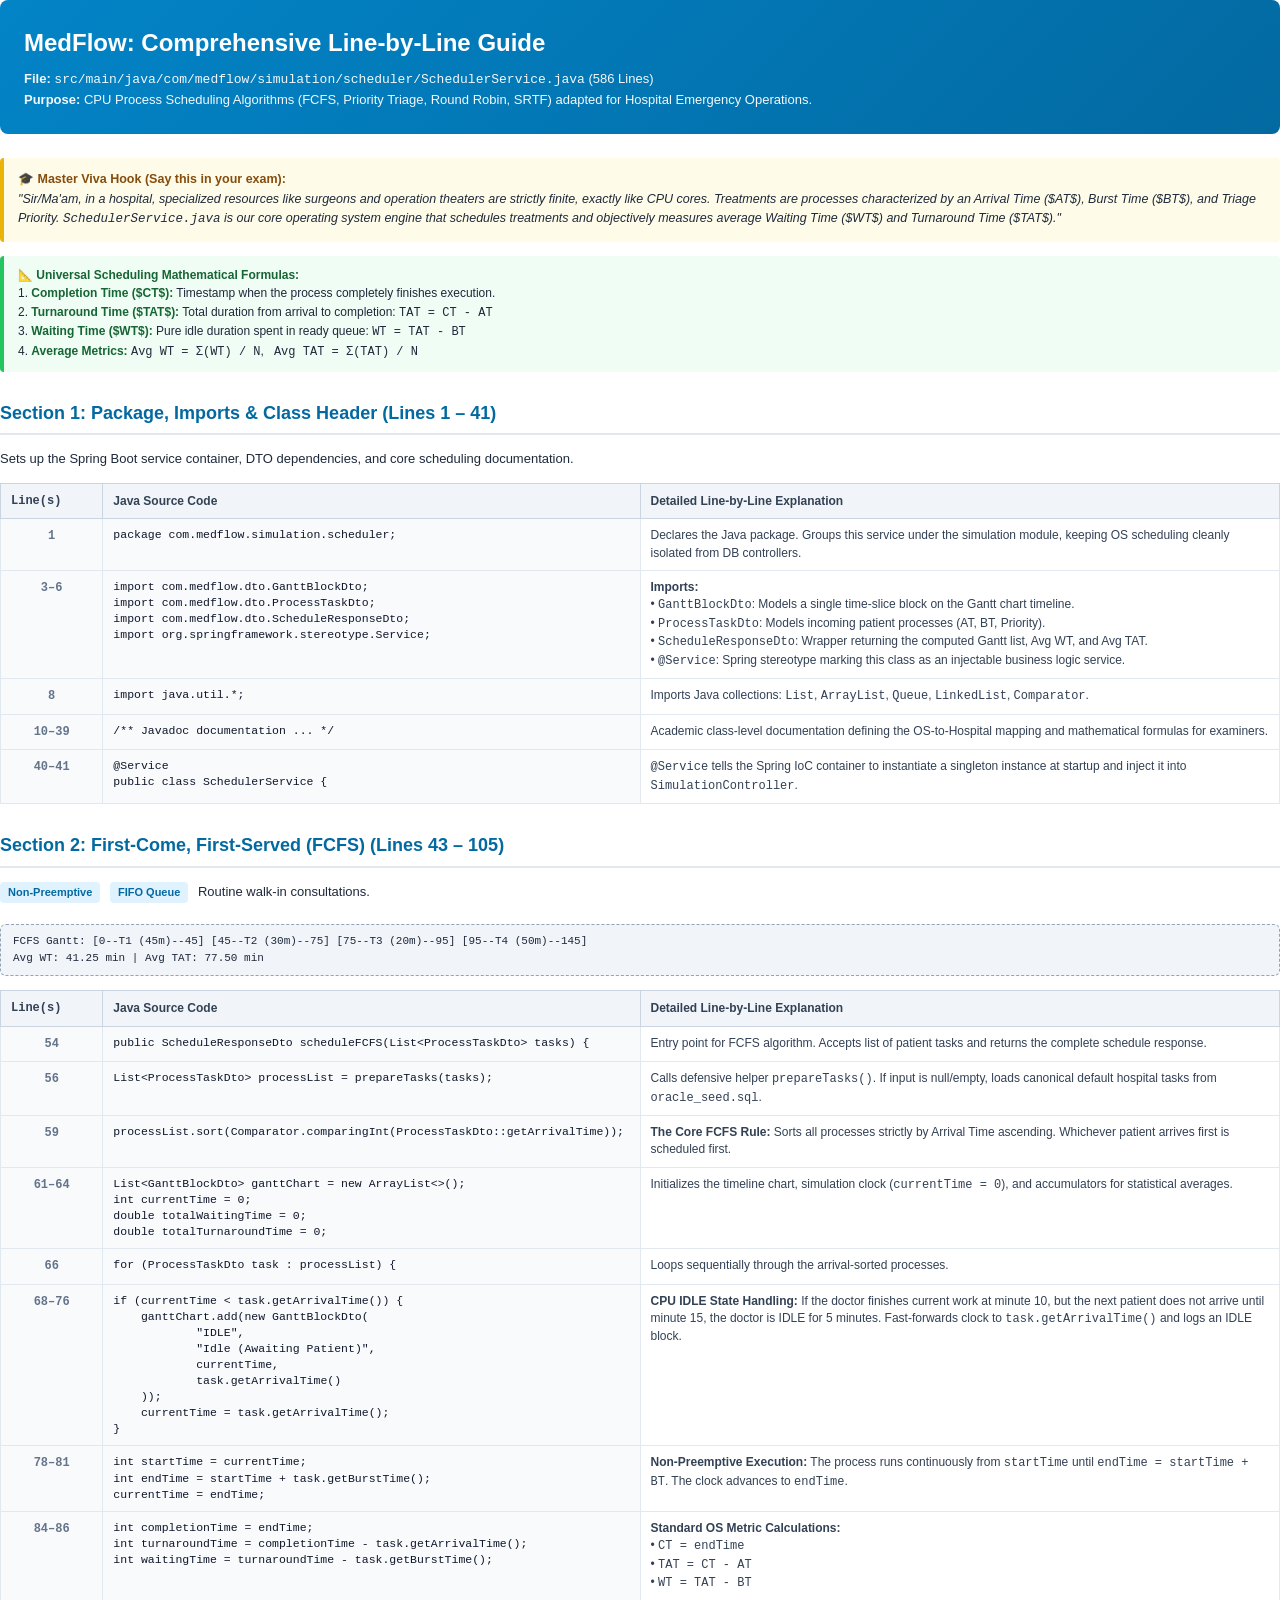
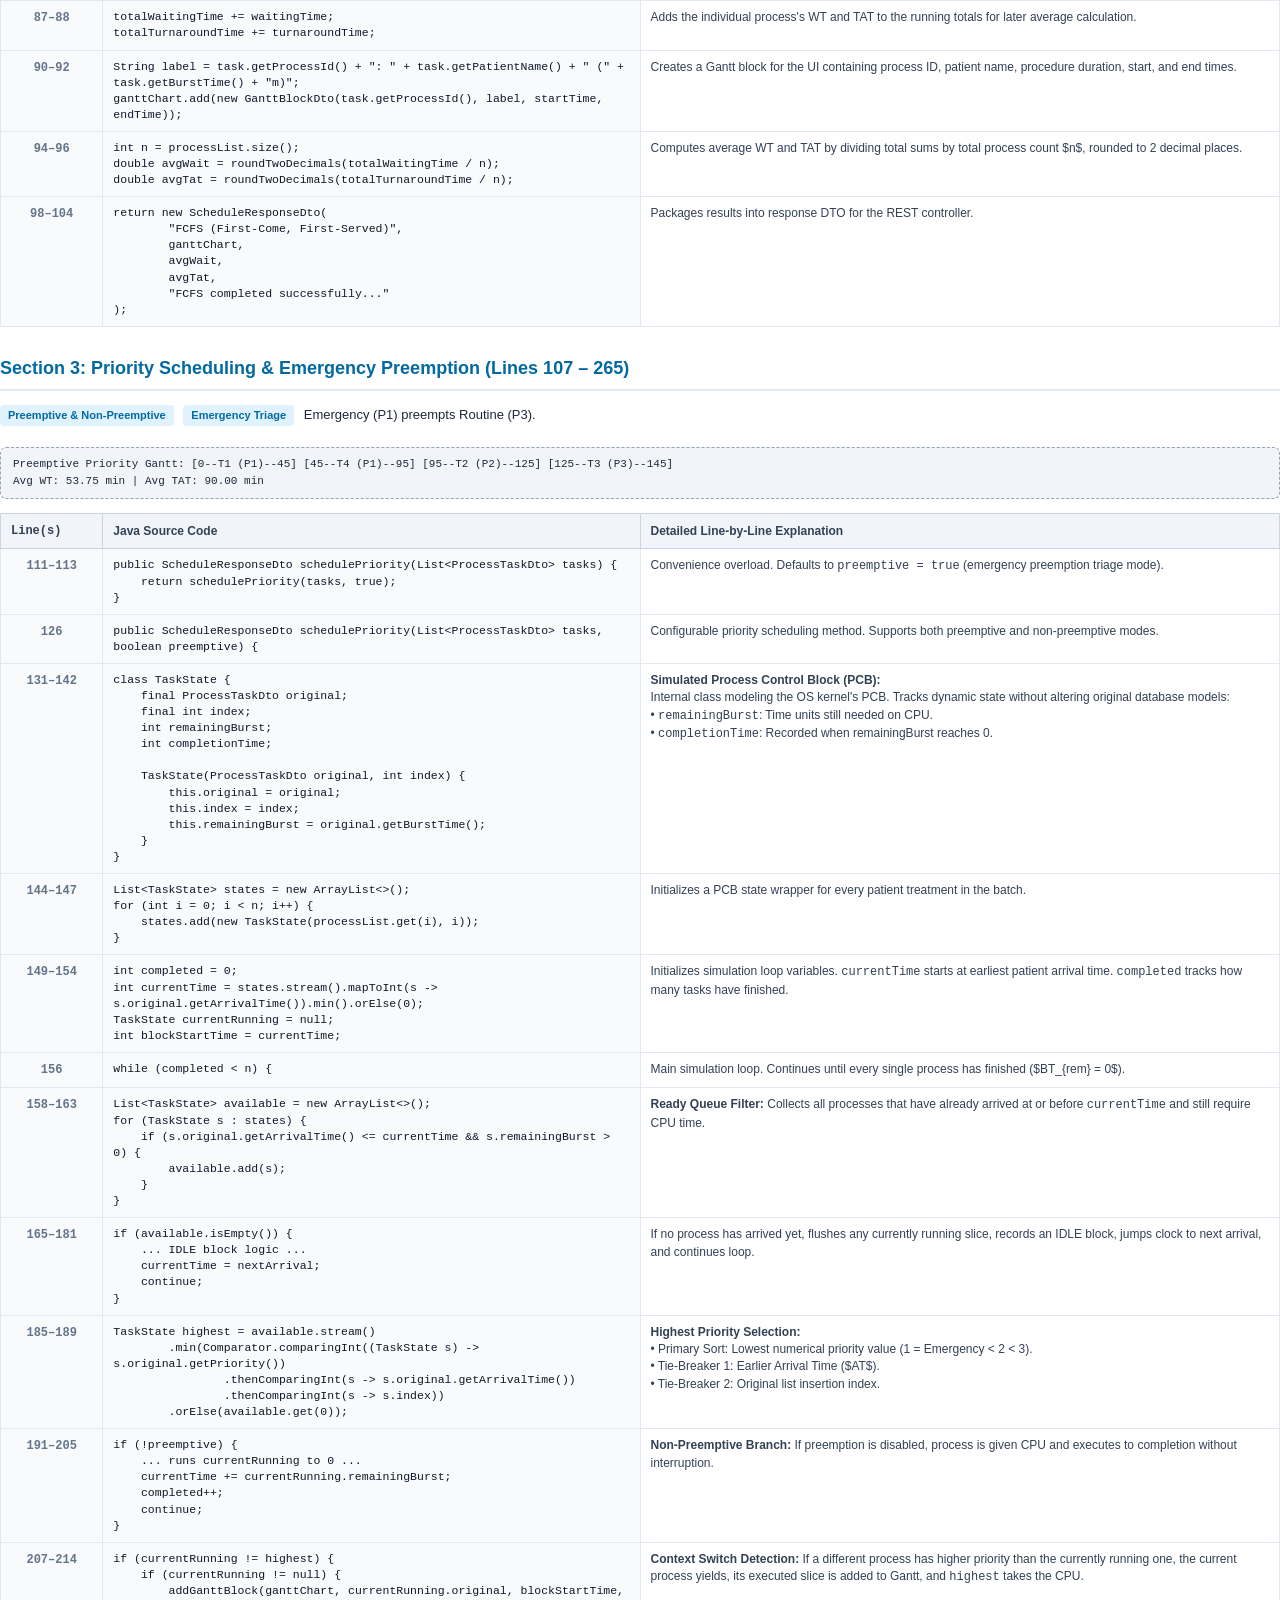
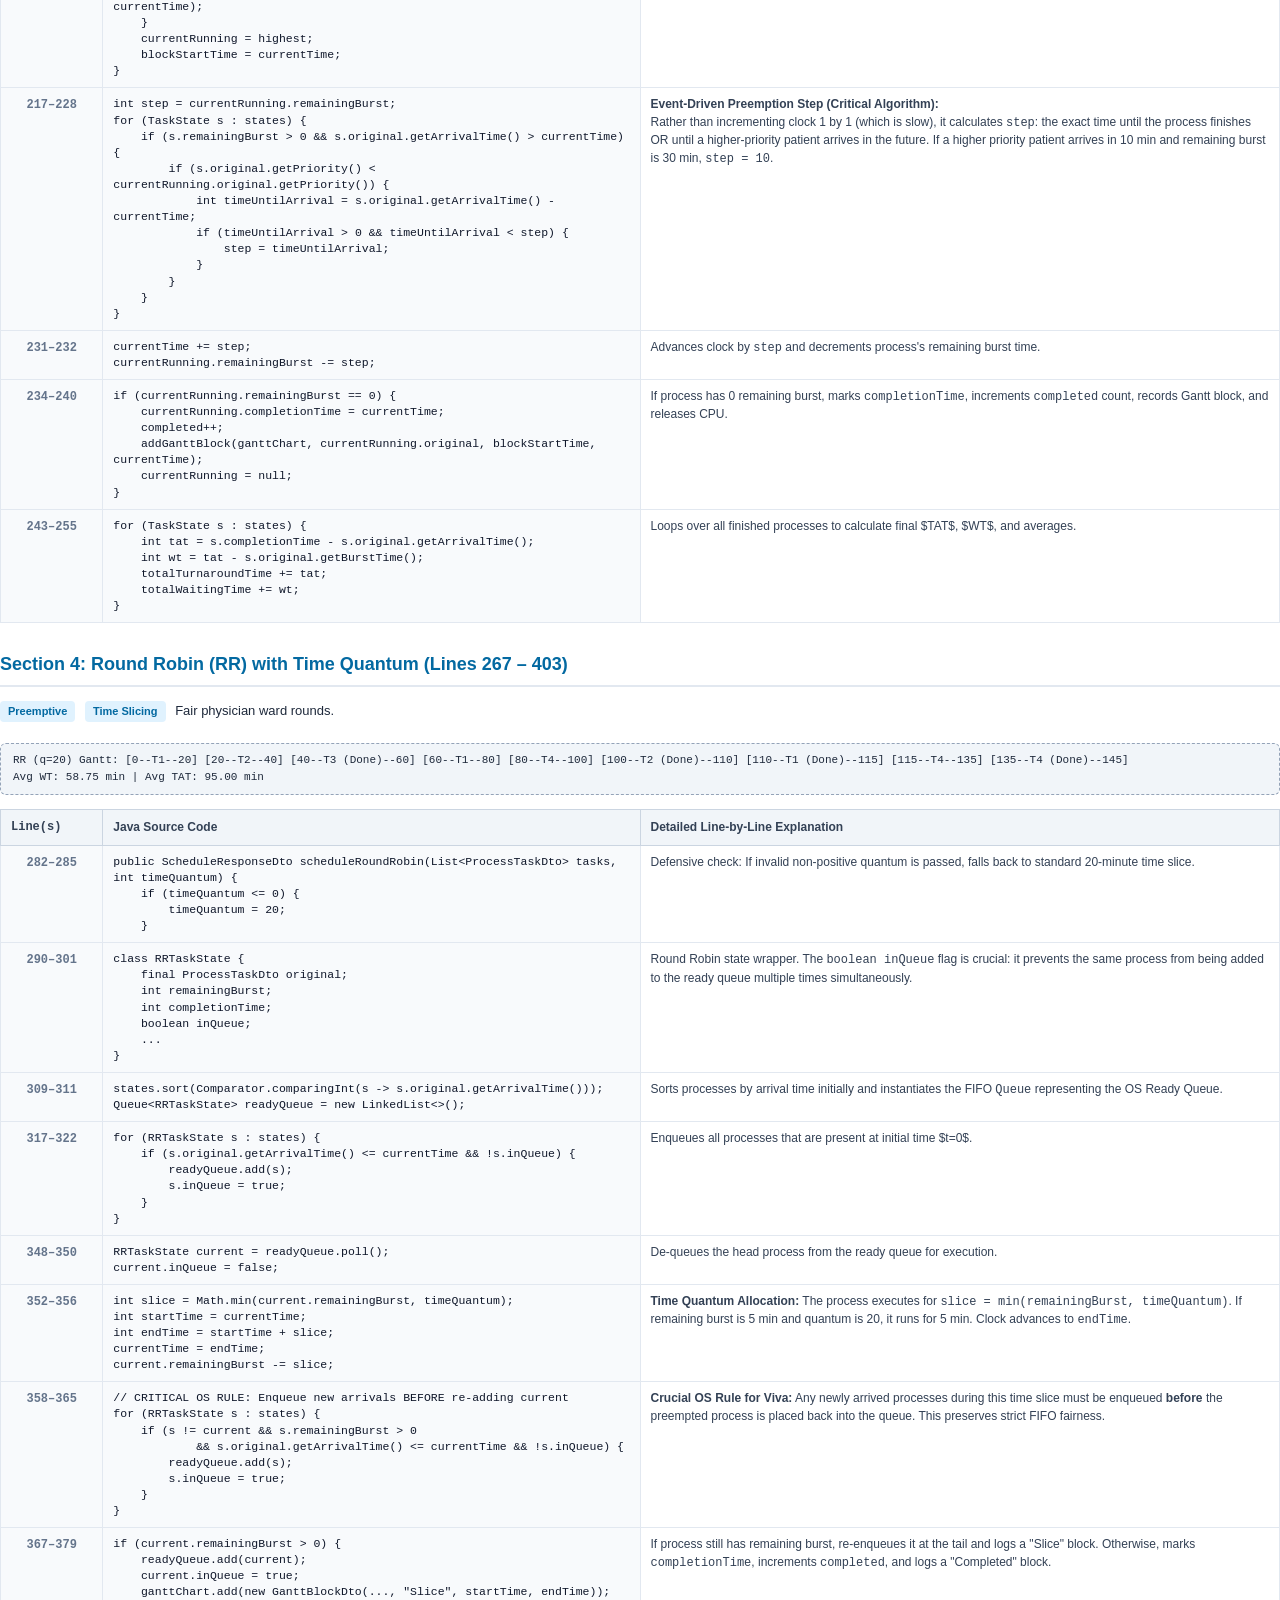
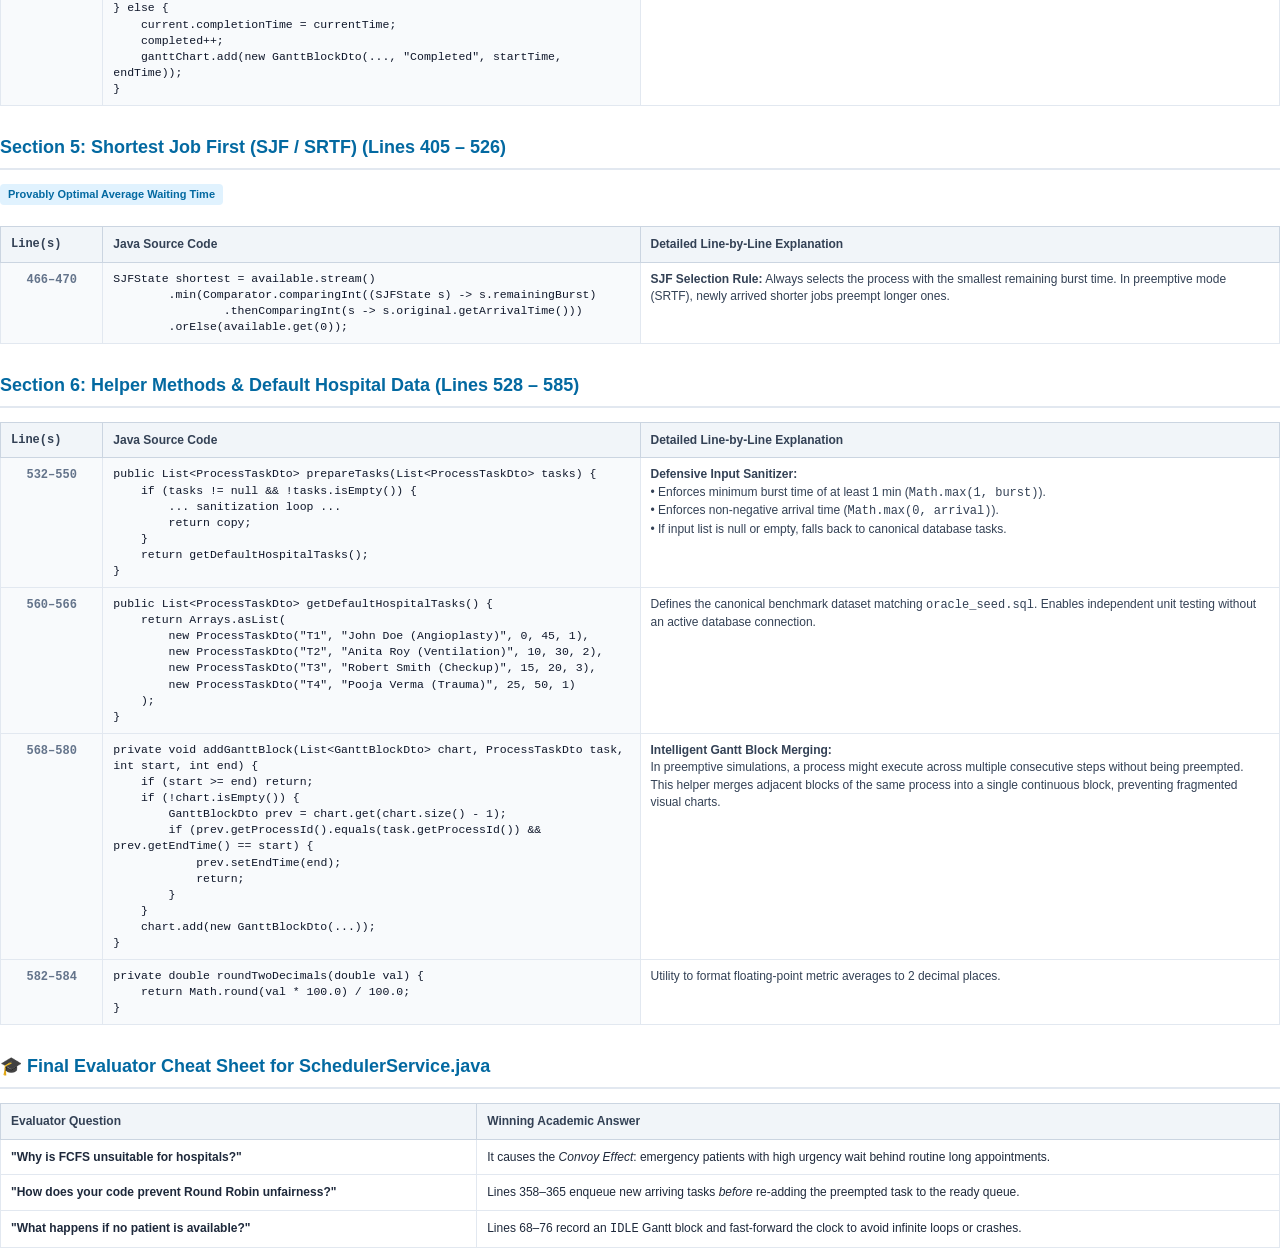
<file: SchedulerService_Guide.html>
<!DOCTYPE html>
<html lang="en">
<head>
    <meta charset="UTF-8">
    <title>MedFlow: SchedulerService.java Complete Line-by-Line Guide</title>
    <style>
        @page {
            size: A4;
            margin: 18mm 14mm 18mm 14mm;
            @bottom-right {
                content: counter(page);
            }
        }
        body {
            font-family: -apple-system, BlinkMacSystemFont, "Segoe UI", Roboto, Helvetica, Arial, sans-serif;
            line-height: 1.55;
            color: #1e293b;
            background-color: #ffffff;
            font-size: 13px;
            margin: 0;
            padding: 0;
        }
        .header-box {
            background: linear-gradient(135deg, #0284c7 0%, #0369a1 100%);
            color: #ffffff;
            padding: 24px;
            border-radius: 8px;
            margin-bottom: 24px;
        }
        .header-box h1 {
            margin: 0 0 8px 0;
            font-size: 24px;
            font-weight: 700;
        }
        .header-box p {
            margin: 0;
            font-size: 13px;
            opacity: 0.95;
        }
        h2 {
            color: #0369a1;
            border-bottom: 2px solid #e2e8f0;
            padding-bottom: 6px;
            margin-top: 28px;
            margin-bottom: 14px;
            font-size: 18px;
            page-break-after: avoid;
        }
        h3 {
            color: #0f172a;
            margin-top: 20px;
            margin-bottom: 8px;
            font-size: 15px;
            page-break-after: avoid;
        }
        .meta-badge {
            display: inline-block;
            background: #e0f2fe;
            color: #0369a1;
            font-weight: 600;
            padding: 2px 8px;
            border-radius: 4px;
            font-size: 11px;
            margin-right: 6px;
            margin-bottom: 8px;
        }
        .code-table {
            width: 100%;
            border-collapse: collapse;
            margin: 12px 0 20px 0;
            font-size: 12px;
            page-break-inside: auto;
        }
        .code-table tr {
            page-break-inside: avoid;
            page-break-after: auto;
        }
        .code-table th {
            background-color: #f1f5f9;
            color: #334155;
            font-weight: 600;
            text-align: left;
            padding: 8px 10px;
            border: 1px solid #cbd5e1;
            font-size: 12px;
        }
        .code-table td {
            padding: 8px 10px;
            border: 1px solid #e2e8f0;
            vertical-align: top;
        }
        .line-num {
            font-family: "Courier New", Courier, monospace;
            font-weight: bold;
            color: #64748b;
            width: 55px;
            text-align: center;
            background-color: #f8fafc;
        }
        .code-cell {
            font-family: Consolas, "Courier New", Courier, monospace;
            background-color: #f8fafc;
            color: #0f172a;
            white-space: pre-wrap;
            width: 42%;
            font-size: 11.5px;
            line-height: 1.4;
        }
        .expl-cell {
            color: #334155;
            width: 50%;
            line-height: 1.45;
        }
        .viva-box {
            background-color: #fefce8;
            border-left: 4px solid #eab308;
            padding: 12px 14px;
            border-radius: 4px;
            margin: 14px 0;
            font-size: 12.5px;
            page-break-inside: avoid;
        }
        .viva-box strong {
            color: #854d0e;
        }
        .formula-box {
            background-color: #f0fdf4;
            border-left: 4px solid #22c55e;
            padding: 10px 14px;
            border-radius: 4px;
            margin: 12px 0;
            font-size: 12px;
            page-break-inside: avoid;
        }
        .formula-box strong {
            color: #166534;
        }
        .gantt-preview {
            background-color: #f1f5f9;
            border: 1px dashed #94a3b8;
            padding: 8px 12px;
            border-radius: 6px;
            font-family: Consolas, monospace;
            font-size: 11px;
            margin: 8px 0 14px 0;
            overflow-x: auto;
        }
        .keyword { color: #0284c7; font-weight: bold; }
        .comment { color: #64748b; font-style: italic; }
        .string { color: #16a34a; }
        .number { color: #ea580c; }
        .page-break {
            page-break-before: always;
        }
    </style>
</head>
<body>

    <div class="header-box">
        <h1>MedFlow: Comprehensive Line-by-Line Guide</h1>
        <p><strong>File:</strong> <code>src/main/java/com/medflow/simulation/scheduler/SchedulerService.java</code> (586 Lines)</p>
        <p><strong>Purpose:</strong> CPU Process Scheduling Algorithms (FCFS, Priority Triage, Round Robin, SRTF) adapted for Hospital Emergency Operations.</p>
    </div>

    <div class="viva-box">
        <strong>🎓 Master Viva Hook (Say this in your exam):</strong><br>
        <em>"Sir/Ma'am, in a hospital, specialized resources like surgeons and operation theaters are strictly finite, exactly like CPU cores. Treatments are processes characterized by an Arrival Time ($AT$), Burst Time ($BT$), and Triage Priority. <code>SchedulerService.java</code> is our core operating system engine that schedules treatments and objectively measures average Waiting Time ($WT$) and Turnaround Time ($TAT$)."</em>
    </div>

    <div class="formula-box">
        <strong>📐 Universal Scheduling Mathematical Formulas:</strong><br>
        1. <strong>Completion Time ($CT$):</strong> Timestamp when the process completely finishes execution.<br>
        2. <strong>Turnaround Time ($TAT$):</strong> Total duration from arrival to completion: <code>TAT = CT - AT</code><br>
        3. <strong>Waiting Time ($WT$):</strong> Pure idle duration spent in ready queue: <code>WT = TAT - BT</code><br>
        4. <strong>Average Metrics:</strong> <code>Avg WT = &Sigma;(WT) / N</code>, &nbsp; <code>Avg TAT = &Sigma;(TAT) / N</code>
    </div>

    <!-- SECTION 1 -->
    <h2>Section 1: Package, Imports & Class Header (Lines 1 – 41)</h2>
    <p>Sets up the Spring Boot service container, DTO dependencies, and core scheduling documentation.</p>

    <table class="code-table">
        <thead>
            <tr>
                <th class="line-num">Line(s)</th>
                <th>Java Source Code</th>
                <th>Detailed Line-by-Line Explanation</th>
            </tr>
        </thead>
        <tbody>
            <tr>
                <td class="line-num">1</td>
                <td class="code-cell">package com.medflow.simulation.scheduler;</td>
                <td class="expl-cell">Declares the Java package. Groups this service under the simulation module, keeping OS scheduling cleanly isolated from DB controllers.</td>
            </tr>
            <tr>
                <td class="line-num">3–6</td>
                <td class="code-cell">import com.medflow.dto.GanttBlockDto;
import com.medflow.dto.ProcessTaskDto;
import com.medflow.dto.ScheduleResponseDto;
import org.springframework.stereotype.Service;</td>
                <td class="expl-cell">
                    <strong>Imports:</strong><br>
                    &bull; <code>GanttBlockDto</code>: Models a single time-slice block on the Gantt chart timeline.<br>
                    &bull; <code>ProcessTaskDto</code>: Models incoming patient processes (AT, BT, Priority).<br>
                    &bull; <code>ScheduleResponseDto</code>: Wrapper returning the computed Gantt list, Avg WT, and Avg TAT.<br>
                    &bull; <code>@Service</code>: Spring stereotype marking this class as an injectable business logic service.
                </td>
            </tr>
            <tr>
                <td class="line-num">8</td>
                <td class="code-cell">import java.util.*;</td>
                <td class="expl-cell">Imports Java collections: <code>List</code>, <code>ArrayList</code>, <code>Queue</code>, <code>LinkedList</code>, <code>Comparator</code>.</td>
            </tr>
            <tr>
                <td class="line-num">10–39</td>
                <td class="code-cell">/** Javadoc documentation ... */</td>
                <td class="expl-cell">Academic class-level documentation defining the OS-to-Hospital mapping and mathematical formulas for examiners.</td>
            </tr>
            <tr>
                <td class="line-num">40–41</td>
                <td class="code-cell">@Service
public class SchedulerService {</td>
                <td class="expl-cell">
                    <code>@Service</code> tells the Spring IoC container to instantiate a singleton instance at startup and inject it into <code>SimulationController</code>.
                </td>
            </tr>
        </tbody>
    </table>

    <!-- SECTION 2 -->
    <h2>Section 2: First-Come, First-Served (FCFS) (Lines 43 – 105)</h2>
    <p><span class="meta-badge">Non-Preemptive</span> <span class="meta-badge">FIFO Queue</span> Routine walk-in consultations.</p>

    <div class="gantt-preview">
        FCFS Gantt: [0--T1 (45m)--45] [45--T2 (30m)--75] [75--T3 (20m)--95] [95--T4 (50m)--145]<br>
        Avg WT: 41.25 min | Avg TAT: 77.50 min
    </div>

    <table class="code-table">
        <thead>
            <tr>
                <th class="line-num">Line(s)</th>
                <th>Java Source Code</th>
                <th>Detailed Line-by-Line Explanation</th>
            </tr>
        </thead>
        <tbody>
            <tr>
                <td class="line-num">54</td>
                <td class="code-cell">public ScheduleResponseDto scheduleFCFS(List&lt;ProcessTaskDto&gt; tasks) {</td>
                <td class="expl-cell">Entry point for FCFS algorithm. Accepts list of patient tasks and returns the complete schedule response.</td>
            </tr>
            <tr>
                <td class="line-num">56</td>
                <td class="code-cell">List&lt;ProcessTaskDto&gt; processList = prepareTasks(tasks);</td>
                <td class="expl-cell">Calls defensive helper <code>prepareTasks()</code>. If input is null/empty, loads canonical default hospital tasks from <code>oracle_seed.sql</code>.</td>
            </tr>
            <tr>
                <td class="line-num">59</td>
                <td class="code-cell">processList.sort(Comparator.comparingInt(ProcessTaskDto::getArrivalTime));</td>
                <td class="expl-cell"><strong>The Core FCFS Rule:</strong> Sorts all processes strictly by Arrival Time ascending. Whichever patient arrives first is scheduled first.</td>
            </tr>
            <tr>
                <td class="line-num">61–64</td>
                <td class="code-cell">List&lt;GanttBlockDto&gt; ganttChart = new ArrayList&lt;&gt;();
int currentTime = 0;
double totalWaitingTime = 0;
double totalTurnaroundTime = 0;</td>
                <td class="expl-cell">Initializes the timeline chart, simulation clock (<code>currentTime = 0</code>), and accumulators for statistical averages.</td>
            </tr>
            <tr>
                <td class="line-num">66</td>
                <td class="code-cell">for (ProcessTaskDto task : processList) {</td>
                <td class="expl-cell">Loops sequentially through the arrival-sorted processes.</td>
            </tr>
            <tr>
                <td class="line-num">68–76</td>
                <td class="code-cell">if (currentTime &lt; task.getArrivalTime()) {
    ganttChart.add(new GanttBlockDto(
            "IDLE",
            "Idle (Awaiting Patient)",
            currentTime,
            task.getArrivalTime()
    ));
    currentTime = task.getArrivalTime();
}</td>
                <td class="expl-cell">
                    <strong>CPU IDLE State Handling:</strong> If the doctor finishes current work at minute 10, but the next patient does not arrive until minute 15, the doctor is IDLE for 5 minutes. Fast-forwards clock to <code>task.getArrivalTime()</code> and logs an IDLE block.
                </td>
            </tr>
            <tr>
                <td class="line-num">78–81</td>
                <td class="code-cell">int startTime = currentTime;
int endTime = startTime + task.getBurstTime();
currentTime = endTime;</td>
                <td class="expl-cell"><strong>Non-Preemptive Execution:</strong> The process runs continuously from <code>startTime</code> until <code>endTime = startTime + BT</code>. The clock advances to <code>endTime</code>.</td>
            </tr>
            <tr>
                <td class="line-num">84–86</td>
                <td class="code-cell">int completionTime = endTime;
int turnaroundTime = completionTime - task.getArrivalTime();
int waitingTime = turnaroundTime - task.getBurstTime();</td>
                <td class="expl-cell">
                    <strong>Standard OS Metric Calculations:</strong><br>
                    &bull; <code>CT = endTime</code><br>
                    &bull; <code>TAT = CT - AT</code><br>
                    &bull; <code>WT = TAT - BT</code>
                </td>
            </tr>
            <tr>
                <td class="line-num">87–88</td>
                <td class="code-cell">totalWaitingTime += waitingTime;
totalTurnaroundTime += turnaroundTime;</td>
                <td class="expl-cell">Adds the individual process's WT and TAT to the running totals for later average calculation.</td>
            </tr>
            <tr>
                <td class="line-num">90–92</td>
                <td class="code-cell">String label = task.getProcessId() + ": " + task.getPatientName() + " (" + task.getBurstTime() + "m)";
ganttChart.add(new GanttBlockDto(task.getProcessId(), label, startTime, endTime));</td>
                <td class="expl-cell">Creates a Gantt block for the UI containing process ID, patient name, procedure duration, start, and end times.</td>
            </tr>
            <tr>
                <td class="line-num">94–96</td>
                <td class="code-cell">int n = processList.size();
double avgWait = roundTwoDecimals(totalWaitingTime / n);
double avgTat = roundTwoDecimals(totalTurnaroundTime / n);</td>
                <td class="expl-cell">Computes average WT and TAT by dividing total sums by total process count $n$, rounded to 2 decimal places.</td>
            </tr>
            <tr>
                <td class="line-num">98–104</td>
                <td class="code-cell">return new ScheduleResponseDto(
        "FCFS (First-Come, First-Served)",
        ganttChart,
        avgWait,
        avgTat,
        "FCFS completed successfully..."
);</td>
                <td class="expl-cell">Packages results into response DTO for the REST controller.</td>
            </tr>
        </tbody>
    </table>

    <div class="page-break"></div>

    <!-- SECTION 3 -->
    <h2>Section 3: Priority Scheduling & Emergency Preemption (Lines 107 – 265)</h2>
    <p><span class="meta-badge">Preemptive & Non-Preemptive</span> <span class="meta-badge">Emergency Triage</span> Emergency (P1) preempts Routine (P3).</p>

    <div class="gantt-preview">
        Preemptive Priority Gantt: [0--T1 (P1)--45] [45--T4 (P1)--95] [95--T2 (P2)--125] [125--T3 (P3)--145]<br>
        Avg WT: 53.75 min | Avg TAT: 90.00 min
    </div>

    <table class="code-table">
        <thead>
            <tr>
                <th class="line-num">Line(s)</th>
                <th>Java Source Code</th>
                <th>Detailed Line-by-Line Explanation</th>
            </tr>
        </thead>
        <tbody>
            <tr>
                <td class="line-num">111–113</td>
                <td class="code-cell">public ScheduleResponseDto schedulePriority(List&lt;ProcessTaskDto&gt; tasks) {
    return schedulePriority(tasks, true);
}</td>
                <td class="expl-cell">Convenience overload. Defaults to <code>preemptive = true</code> (emergency preemption triage mode).</td>
            </tr>
            <tr>
                <td class="line-num">126</td>
                <td class="code-cell">public ScheduleResponseDto schedulePriority(List&lt;ProcessTaskDto&gt; tasks, boolean preemptive) {</td>
                <td class="expl-cell">Configurable priority scheduling method. Supports both preemptive and non-preemptive modes.</td>
            </tr>
            <tr>
                <td class="line-num">131–142</td>
                <td class="code-cell">class TaskState {
    final ProcessTaskDto original;
    final int index;
    int remainingBurst;
    int completionTime;

    TaskState(ProcessTaskDto original, int index) {
        this.original = original;
        this.index = index;
        this.remainingBurst = original.getBurstTime();
    }
}</td>
                <td class="expl-cell">
                    <strong>Simulated Process Control Block (PCB):</strong><br>
                    Internal class modeling the OS kernel's PCB. Tracks dynamic state without altering original database models:<br>
                    &bull; <code>remainingBurst</code>: Time units still needed on CPU.<br>
                    &bull; <code>completionTime</code>: Recorded when remainingBurst reaches 0.
                </td>
            </tr>
            <tr>
                <td class="line-num">144–147</td>
                <td class="code-cell">List&lt;TaskState&gt; states = new ArrayList&lt;&gt;();
for (int i = 0; i &lt; n; i++) {
    states.add(new TaskState(processList.get(i), i));
}</td>
                <td class="expl-cell">Initializes a PCB state wrapper for every patient treatment in the batch.</td>
            </tr>
            <tr>
                <td class="line-num">149–154</td>
                <td class="code-cell">int completed = 0;
int currentTime = states.stream().mapToInt(s -> s.original.getArrivalTime()).min().orElse(0);
TaskState currentRunning = null;
int blockStartTime = currentTime;</td>
                <td class="expl-cell">Initializes simulation loop variables. <code>currentTime</code> starts at earliest patient arrival time. <code>completed</code> tracks how many tasks have finished.</td>
            </tr>
            <tr>
                <td class="line-num">156</td>
                <td class="code-cell">while (completed &lt; n) {</td>
                <td class="expl-cell">Main simulation loop. Continues until every single process has finished ($BT_{rem} = 0$).</td>
            </tr>
            <tr>
                <td class="line-num">158–163</td>
                <td class="code-cell">List&lt;TaskState&gt; available = new ArrayList&lt;&gt;();
for (TaskState s : states) {
    if (s.original.getArrivalTime() &lt;= currentTime &amp;&amp; s.remainingBurst &gt; 0) {
        available.add(s);
    }
}</td>
                <td class="expl-cell"><strong>Ready Queue Filter:</strong> Collects all processes that have already arrived at or before <code>currentTime</code> and still require CPU time.</td>
            </tr>
            <tr>
                <td class="line-num">165–181</td>
                <td class="code-cell">if (available.isEmpty()) {
    ... IDLE block logic ...
    currentTime = nextArrival;
    continue;
}</td>
                <td class="expl-cell">If no process has arrived yet, flushes any currently running slice, records an IDLE block, jumps clock to next arrival, and continues loop.</td>
            </tr>
            <tr>
                <td class="line-num">185–189</td>
                <td class="code-cell">TaskState highest = available.stream()
        .min(Comparator.comparingInt((TaskState s) -> s.original.getPriority())
                .thenComparingInt(s -> s.original.getArrivalTime())
                .thenComparingInt(s -> s.index))
        .orElse(available.get(0));</td>
                <td class="expl-cell">
                    <strong>Highest Priority Selection:</strong><br>
                    &bull; Primary Sort: Lowest numerical priority value (1 = Emergency &lt; 2 &lt; 3).<br>
                    &bull; Tie-Breaker 1: Earlier Arrival Time ($AT$).<br>
                    &bull; Tie-Breaker 2: Original list insertion index.
                </td>
            </tr>
            <tr>
                <td class="line-num">191–205</td>
                <td class="code-cell">if (!preemptive) {
    ... runs currentRunning to 0 ...
    currentTime += currentRunning.remainingBurst;
    completed++;
    continue;
}</td>
                <td class="expl-cell"><strong>Non-Preemptive Branch:</strong> If preemption is disabled, process is given CPU and executes to completion without interruption.</td>
            </tr>
            <tr>
                <td class="line-num">207–214</td>
                <td class="code-cell">if (currentRunning != highest) {
    if (currentRunning != null) {
        addGanttBlock(ganttChart, currentRunning.original, blockStartTime, currentTime);
    }
    currentRunning = highest;
    blockStartTime = currentTime;
}</td>
                <td class="expl-cell"><strong>Context Switch Detection:</strong> If a different process has higher priority than the currently running one, the current process yields, its executed slice is added to Gantt, and <code>highest</code> takes the CPU.</td>
            </tr>
            <tr>
                <td class="line-num">217–228</td>
                <td class="code-cell">int step = currentRunning.remainingBurst;
for (TaskState s : states) {
    if (s.remainingBurst &gt; 0 &amp;&amp; s.original.getArrivalTime() &gt; currentTime) {
        if (s.original.getPriority() &lt; currentRunning.original.getPriority()) {
            int timeUntilArrival = s.original.getArrivalTime() - currentTime;
            if (timeUntilArrival &gt; 0 &amp;&amp; timeUntilArrival &lt; step) {
                step = timeUntilArrival;
            }
        }
    }
}</td>
                <td class="expl-cell">
                    <strong>Event-Driven Preemption Step (Critical Algorithm):</strong><br>
                    Rather than incrementing clock 1 by 1 (which is slow), it calculates <code>step</code>: the exact time until the process finishes OR until a higher-priority patient arrives in the future. If a higher priority patient arrives in 10 min and remaining burst is 30 min, <code>step = 10</code>.
                </td>
            </tr>
            <tr>
                <td class="line-num">231–232</td>
                <td class="code-cell">currentTime += step;
currentRunning.remainingBurst -= step;</td>
                <td class="expl-cell">Advances clock by <code>step</code> and decrements process's remaining burst time.</td>
            </tr>
            <tr>
                <td class="line-num">234–240</td>
                <td class="code-cell">if (currentRunning.remainingBurst == 0) {
    currentRunning.completionTime = currentTime;
    completed++;
    addGanttBlock(ganttChart, currentRunning.original, blockStartTime, currentTime);
    currentRunning = null;
}</td>
                <td class="expl-cell">If process has 0 remaining burst, marks <code>completionTime</code>, increments <code>completed</code> count, records Gantt block, and releases CPU.</td>
            </tr>
            <tr>
                <td class="line-num">243–255</td>
                <td class="code-cell">for (TaskState s : states) {
    int tat = s.completionTime - s.original.getArrivalTime();
    int wt = tat - s.original.getBurstTime();
    totalTurnaroundTime += tat;
    totalWaitingTime += wt;
}</td>
                <td class="expl-cell">Loops over all finished processes to calculate final $TAT$, $WT$, and averages.</td>
            </tr>
        </tbody>
    </table>

    <div class="page-break"></div>

    <!-- SECTION 4 -->
    <h2>Section 4: Round Robin (RR) with Time Quantum (Lines 267 – 403)</h2>
    <p><span class="meta-badge">Preemptive</span> <span class="meta-badge">Time Slicing</span> Fair physician ward rounds.</p>

    <div class="gantt-preview">
        RR (q=20) Gantt: [0--T1--20] [20--T2--40] [40--T3 (Done)--60] [60--T1--80] [80--T4--100] [100--T2 (Done)--110] [110--T1 (Done)--115] [115--T4--135] [135--T4 (Done)--145]<br>
        Avg WT: 58.75 min | Avg TAT: 95.00 min
    </div>

    <table class="code-table">
        <thead>
            <tr>
                <th class="line-num">Line(s)</th>
                <th>Java Source Code</th>
                <th>Detailed Line-by-Line Explanation</th>
            </tr>
        </thead>
        <tbody>
            <tr>
                <td class="line-num">282–285</td>
                <td class="code-cell">public ScheduleResponseDto scheduleRoundRobin(List&lt;ProcessTaskDto&gt; tasks, int timeQuantum) {
    if (timeQuantum &lt;= 0) {
        timeQuantum = 20;
    }</td>
                <td class="expl-cell">Defensive check: If invalid non-positive quantum is passed, falls back to standard 20-minute time slice.</td>
            </tr>
            <tr>
                <td class="line-num">290–301</td>
                <td class="code-cell">class RRTaskState {
    final ProcessTaskDto original;
    int remainingBurst;
    int completionTime;
    boolean inQueue;
    ...
}</td>
                <td class="expl-cell">
                    Round Robin state wrapper. The <code>boolean inQueue</code> flag is crucial: it prevents the same process from being added to the ready queue multiple times simultaneously.
                </td>
            </tr>
            <tr>
                <td class="line-num">309–311</td>
                <td class="code-cell">states.sort(Comparator.comparingInt(s -> s.original.getArrivalTime()));
Queue&lt;RRTaskState&gt; readyQueue = new LinkedList&lt;&gt;();</td>
                <td class="expl-cell">Sorts processes by arrival time initially and instantiates the FIFO <code>Queue</code> representing the OS Ready Queue.</td>
            </tr>
            <tr>
                <td class="line-num">317–322</td>
                <td class="code-cell">for (RRTaskState s : states) {
    if (s.original.getArrivalTime() &lt;= currentTime &amp;&amp; !s.inQueue) {
        readyQueue.add(s);
        s.inQueue = true;
    }
}</td>
                <td class="expl-cell">Enqueues all processes that are present at initial time $t=0$.</td>
            </tr>
            <tr>
                <td class="line-num">348–350</td>
                <td class="code-cell">RRTaskState current = readyQueue.poll();
current.inQueue = false;</td>
                <td class="expl-cell">De-queues the head process from the ready queue for execution.</td>
            </tr>
            <tr>
                <td class="line-num">352–356</td>
                <td class="code-cell">int slice = Math.min(current.remainingBurst, timeQuantum);
int startTime = currentTime;
int endTime = startTime + slice;
currentTime = endTime;
current.remainingBurst -= slice;</td>
                <td class="expl-cell">
                    <strong>Time Quantum Allocation:</strong> The process executes for <code>slice = min(remainingBurst, timeQuantum)</code>. If remaining burst is 5 min and quantum is 20, it runs for 5 min. Clock advances to <code>endTime</code>.
                </td>
            </tr>
            <tr>
                <td class="line-num">358–365</td>
                <td class="code-cell">// CRITICAL OS RULE: Enqueue new arrivals BEFORE re-adding current
for (RRTaskState s : states) {
    if (s != current &amp;&amp; s.remainingBurst &gt; 0 
            &amp;&amp; s.original.getArrivalTime() &lt;= currentTime &amp;&amp; !s.inQueue) {
        readyQueue.add(s);
        s.inQueue = true;
    }
}</td>
                <td class="expl-cell">
                    <strong>Crucial OS Rule for Viva:</strong> Any newly arrived processes during this time slice must be enqueued <strong>before</strong> the preempted process is placed back into the queue. This preserves strict FIFO fairness.
                </td>
            </tr>
            <tr>
                <td class="line-num">367–379</td>
                <td class="code-cell">if (current.remainingBurst &gt; 0) {
    readyQueue.add(current);
    current.inQueue = true;
    ganttChart.add(new GanttBlockDto(..., "Slice", startTime, endTime));
} else {
    current.completionTime = currentTime;
    completed++;
    ganttChart.add(new GanttBlockDto(..., "Completed", startTime, endTime));
}</td>
                <td class="expl-cell">
                    If process still has remaining burst, re-enqueues it at the tail and logs a "Slice" block. Otherwise, marks <code>completionTime</code>, increments <code>completed</code>, and logs a "Completed" block.
                </td>
            </tr>
        </tbody>
    </table>

    <!-- SECTION 5 -->
    <h2>Section 5: Shortest Job First (SJF / SRTF) (Lines 405 – 526)</h2>
    <p><span class="meta-badge">Provably Optimal Average Waiting Time</span></p>

    <table class="code-table">
        <thead>
            <tr>
                <th class="line-num">Line(s)</th>
                <th>Java Source Code</th>
                <th>Detailed Line-by-Line Explanation</th>
            </tr>
        </thead>
        <tbody>
            <tr>
                <td class="line-num">466–470</td>
                <td class="code-cell">SJFState shortest = available.stream()
        .min(Comparator.comparingInt((SJFState s) -> s.remainingBurst)
                .thenComparingInt(s -> s.original.getArrivalTime()))
        .orElse(available.get(0));</td>
                <td class="expl-cell"><strong>SJF Selection Rule:</strong> Always selects the process with the smallest remaining burst time. In preemptive mode (SRTF), newly arrived shorter jobs preempt longer ones.</td>
            </tr>
        </tbody>
    </table>

    <div class="page-break"></div>

    <!-- SECTION 6 -->
    <h2>Section 6: Helper Methods & Default Hospital Data (Lines 528 – 585)</h2>

    <table class="code-table">
        <thead>
            <tr>
                <th class="line-num">Line(s)</th>
                <th>Java Source Code</th>
                <th>Detailed Line-by-Line Explanation</th>
            </tr>
        </thead>
        <tbody>
            <tr>
                <td class="line-num">532–550</td>
                <td class="code-cell">public List&lt;ProcessTaskDto&gt; prepareTasks(List&lt;ProcessTaskDto&gt; tasks) {
    if (tasks != null &amp;&amp; !tasks.isEmpty()) {
        ... sanitization loop ...
        return copy;
    }
    return getDefaultHospitalTasks();
}</td>
                <td class="expl-cell">
                    <strong>Defensive Input Sanitizer:</strong><br>
                    &bull; Enforces minimum burst time of at least 1 min (<code>Math.max(1, burst)</code>).<br>
                    &bull; Enforces non-negative arrival time (<code>Math.max(0, arrival)</code>).<br>
                    &bull; If input list is null or empty, falls back to canonical database tasks.
                </td>
            </tr>
            <tr>
                <td class="line-num">560–566</td>
                <td class="code-cell">public List&lt;ProcessTaskDto&gt; getDefaultHospitalTasks() {
    return Arrays.asList(
        new ProcessTaskDto("T1", "John Doe (Angioplasty)", 0, 45, 1),
        new ProcessTaskDto("T2", "Anita Roy (Ventilation)", 10, 30, 2),
        new ProcessTaskDto("T3", "Robert Smith (Checkup)", 15, 20, 3),
        new ProcessTaskDto("T4", "Pooja Verma (Trauma)", 25, 50, 1)
    );
}</td>
                <td class="expl-cell">
                    Defines the canonical benchmark dataset matching <code>oracle_seed.sql</code>. Enables independent unit testing without an active database connection.
                </td>
            </tr>
            <tr>
                <td class="line-num">568–580</td>
                <td class="code-cell">private void addGanttBlock(List&lt;GanttBlockDto&gt; chart, ProcessTaskDto task, int start, int end) {
    if (start &gt;= end) return;
    if (!chart.isEmpty()) {
        GanttBlockDto prev = chart.get(chart.size() - 1);
        if (prev.getProcessId().equals(task.getProcessId()) &amp;&amp; prev.getEndTime() == start) {
            prev.setEndTime(end);
            return;
        }
    }
    chart.add(new GanttBlockDto(...));
}</td>
                <td class="expl-cell">
                    <strong>Intelligent Gantt Block Merging:</strong><br>
                    In preemptive simulations, a process might execute across multiple consecutive steps without being preempted. This helper merges adjacent blocks of the same process into a single continuous block, preventing fragmented visual charts.
                </td>
            </tr>
            <tr>
                <td class="line-num">582–584</td>
                <td class="code-cell">private double roundTwoDecimals(double val) {
    return Math.round(val * 100.0) / 100.0;
}</td>
                <td class="expl-cell">Utility to format floating-point metric averages to 2 decimal places.</td>
            </tr>
        </tbody>
    </table>

    <!-- VIVA SUMMARY -->
    <h2>🎓 Final Evaluator Cheat Sheet for SchedulerService.java</h2>
    <table class="code-table">
        <thead>
            <tr>
                <th>Evaluator Question</th>
                <th>Winning Academic Answer</th>
            </tr>
        </thead>
        <tbody>
            <tr>
                <td><strong>"Why is FCFS unsuitable for hospitals?"</strong></td>
                <td>It causes the <em>Convoy Effect</em>: emergency patients with high urgency wait behind routine long appointments.</td>
            </tr>
            <tr>
                <td><strong>"How does your code prevent Round Robin unfairness?"</strong></td>
                <td>Lines 358–365 enqueue new arriving tasks <em>before</em> re-adding the preempted task to the ready queue.</td>
            </tr>
            <tr>
                <td><strong>"What happens if no patient is available?"</strong></td>
                <td>Lines 68–76 record an <code>IDLE</code> Gantt block and fast-forward the clock to avoid infinite loops or crashes.</td>
            </tr>
        </tbody>
    </table>

</body>
</html>
</file>
